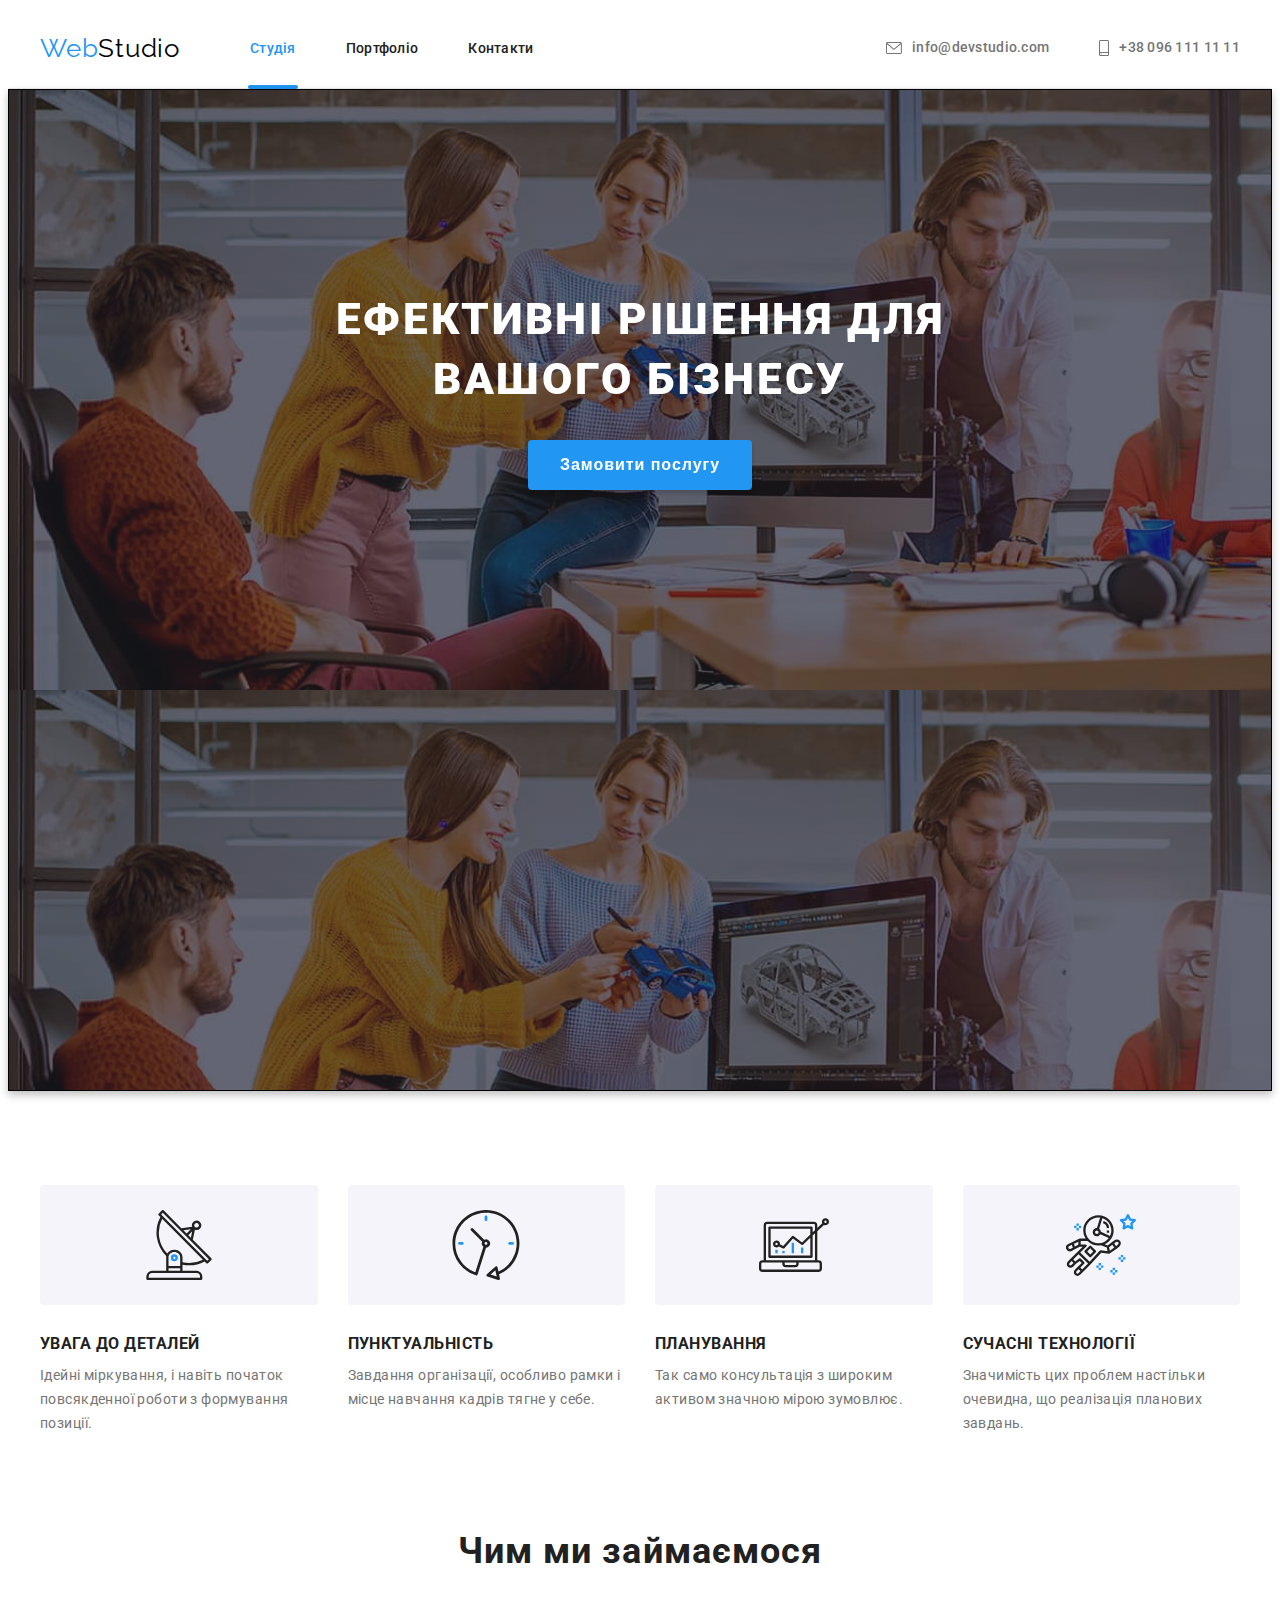
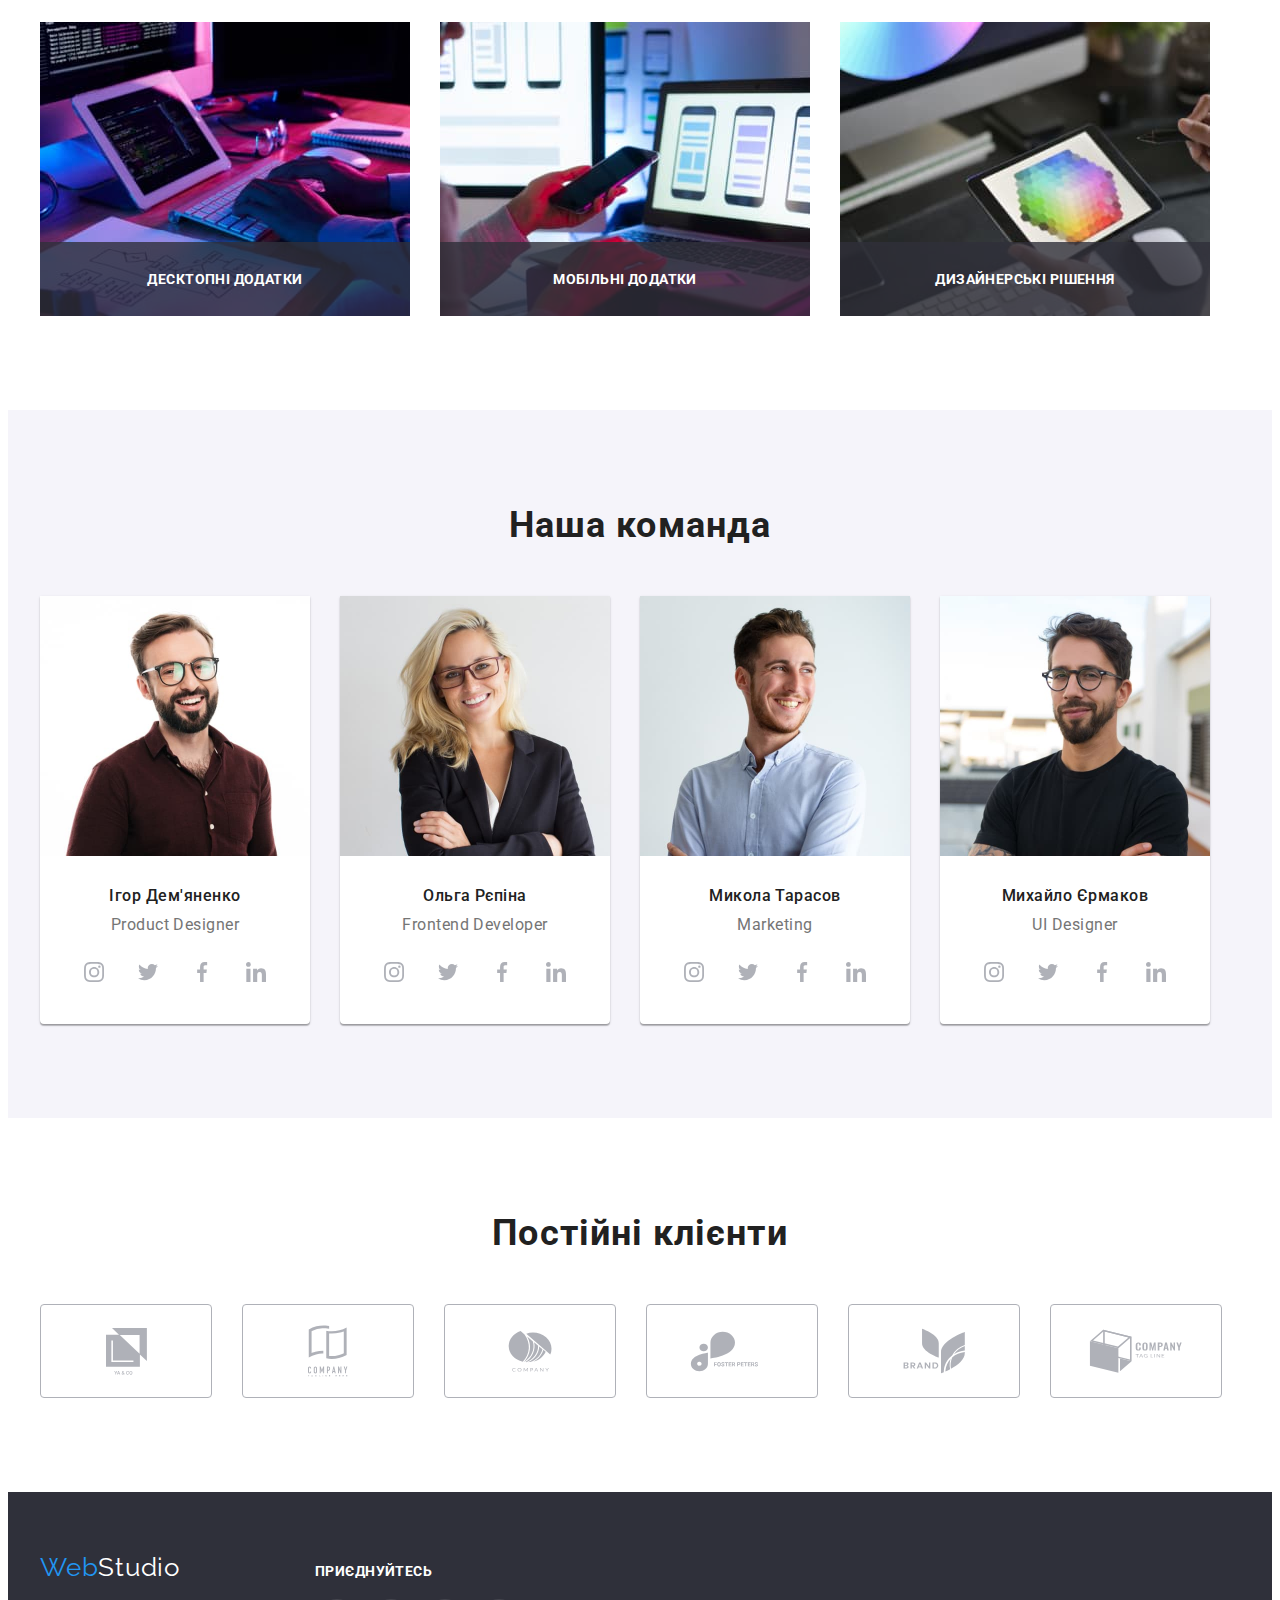
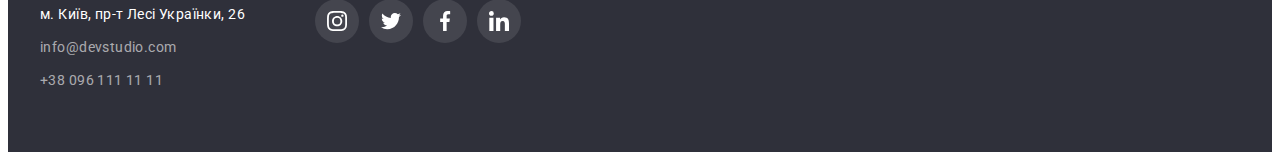
<file: index.html>
<!DOCTYPE html>
<html lang="uk">
  <head>
    <meta charset="UTF-8" />
    <meta http-equiv="X-UA-Compatible" content="IE=edge" />
    <meta name="viewport" content="width=device-width, initial-scale=1.0" />
    <title>WebStudio</title>
    <link
      rel="stylesheet"
      href="https://cdnjs.cloudflare.com/ajax/libs/modern-normalize/1.1.0/modern-normalize.min.css"
      integrity="sha512-wpPYUAdjBVSE4KJnH1VR1HeZfpl1ub8YT/NKx4PuQ5NmX2tKuGu6U/JRp5y+Y8XG2tV+wKQpNHVUX03MfMFn9Q=="
      crossorigin="anonymous"
      referrerpolicy="no-referrer"
    />
    <link rel="preconnect" href="https://fonts.googleapis.com" />
    <link rel="preconnect" href="https://fonts.gstatic.com" crossorigin />
    <link
      href="https://fonts.googleapis.com/css2?family=Raleway:wght@700&family=Roboto:wght@400;500;700;900&display=swap"
      rel="stylesheet"
    />
    <link rel="stylesheet" href="./css/styles.css" />
  </head>

  <body>
    <header class="header">
      <div class="container main-nav">
        <nav>
          <a href="./index.html" class="logo-main">Web<span class="logo-black">Studio</span></a>
          <ul class="list site-nav">
            <li class="item">
              <a href="./index.html" class="menu-link active-link">Студія</a>
            </li>
            <li class="item">
              <a href="./portfolio.html" class="menu-link">Портфоліо</a>
            </li>
            <li class="item">
              <a href="#" class="menu-link">Контакти</a>
            </li>
          </ul>
        </nav>

        <ul class="list contacts">
          <li class="item">
            <a href="mailto:info@devstudio.com" class="contact-link">
              <svg class="contacts-icon" width="16" height="12">
                <use href="./images/icons/icons.svg#mail"></use>
              </svg>
              info@devstudio.com</a
            >
          </li>
          <li class="item">
            <a href="tel:+380961111111" class="contact-link">
              <svg class="contacts-icon" width="10" height="16">
                <use href="./images/icons/icons.svg#smartphone"></use>
              </svg>
              +38 096 111 11 11</a
            >
          </li>
        </ul>
      </div>
    </header>

    <main>
      <section class="section hero">
        <div class="container-hero">
          <h1 class="hero-title">Ефективні рішення для вашого бізнесу</h1>
          <button type="button" class="hero-button" data-modal-open>Замовити послугу</button>
        </div>
      </section>

      <!-- Приимущества -->

      <section class="section advantages">
        <div class="container">
          <h2 class="visually-hidden">Наші переваги</h2>
          <ul class="advantage-list list">
            <li class="advantage-item">
              <div class="advantage-countainer">
                <svg class="" width="70" height="70">
                  <use href="./images/icons/icons.svg#antenna"></use>
                </svg>
              </div>
              <h3 class="advantage-title">УВАГА ДО ДЕТАЛЕЙ</h3>
              <p class="advantage-text">
                Ідейні міркування, і навіть початок повсякденної роботи з формування позиції.
              </p>
            </li>
            <li class="advantage-item">
              <div class="advantage-countainer">
                <svg class="" width="70" height="70">
                  <use href="./images/icons/icons.svg#clock"></use>
                </svg>
              </div>
              <h3 class="advantage-title">ПУНКТУАЛЬНІСТЬ</h3>
              <p class="advantage-text">
                Завдання організації, особливо рамки і місце навчання кадрів тягне у себе.
              </p>
            </li>
            <li class="advantage-item">
              <div class="advantage-countainer">
                <svg class="" width="70" height="70">
                  <use href="./images/icons/icons.svg#diagram"></use>
                </svg>
              </div>
              <h3 class="advantage-title">ПЛАНУВАННЯ</h3>
              <p class="advantage-text">
                Так само консультація з широким активом значною мірою зумовлює.
              </p>
            </li>
            <li class="advantage-item">
              <div class="advantage-countainer">
                <svg class="" width="70" height="70">
                  <use href="./images/icons/icons.svg#astronaut"></use>
                </svg>
              </div>
              <h3 class="advantage-title">СУЧАСНІ ТЕХНОЛОГІЇ</h3>
              <p class="advantage-text">
                Значимість цих проблем настільки очевидна, що реалізація планових завдань.
              </p>
            </li>
          </ul>
        </div>
      </section>

      <!-- Чем мы занимаемся -->

      <section class="section">
        <div class="container">
          <h2 class="section-title">Чим ми займаємося</h2>
          <ul class="employments list">
            <li class="employments-item">
              <img src="./images/box1.jpg" alt="робота за столом" width="370" height="294" />
              <p class="employments-text">Десктопні додатки</p>
            </li>
            <li class="employments-item">
              <img
                src="./images/box2.jpg"
                alt="ноутбук та телефон в руці"
                width="370"
                height="294"
              />
              <p class="employments-text">Мобільні додатки</p>
            </li>
            <li class="employments-item">
              <img src="./images/box3.jpg" alt="палітра на планшеті" width="370" height="294" />
              <p class="employments-text">Дизайнерські рішення</p>
            </li>
          </ul>
        </div>
      </section>

      <!-- Наша команда -->

      <section class="section team">
        <div class="container">
          <h2 class="section-title">Наша команда</h2>
          <ul class="team-list list">
            <li class="team-item">
              <img src="./images/igor.jpg" alt="Ігор Дем'яненко" width="270" height="260" />
              <div class="team-container">
                <h3 class="name">Ігор Дем'яненко</h3>
                <p class="job-title" lang="en">Product Designer</p>
                <ul class="socials-list list">
                  <li class="socials">
                    <a class="socials-link" target="_blank" rel="noreferrer noopener" href="#">
                      <svg class="team-contacts-icon" width="20" height="20">
                        <use href="./images/icons/icons.svg#instagram"></use>
                      </svg>
                    </a>
                  </li>
                  <li class="socials">
                    <a class="socials-link" target="_blank" rel="noreferrer noopener" href="#">
                      <svg class="team-contacts-icon" width="20" height="20">
                        <use href="./images/icons/icons.svg#twitter"></use>
                      </svg>
                    </a>
                  </li>
                  <li class="socials">
                    <a class="socials-link" target="_blank" rel="noreferrer noopener" href="#">
                      <svg class="team-contacts-icon" width="20" height="20">
                        <use href="./images/icons/icons.svg#facebook"></use>
                      </svg>
                    </a>
                  </li>
                  <li class="socials">
                    <a class="socials-link" target="_blank" rel="noreferrer noopener" href="#">
                      <svg class="team-contacts-icon" width="20" height="20">
                        <use href="./images/icons/icons.svg#linkedin"></use>
                      </svg>
                    </a>
                  </li>
                </ul>
              </div>
            </li>
            <li class="team-item">
              <img src="./images/olga.jpg" alt="Ольга Рєпіна" width="270" height="260" />
              <div class="team-container">
                <h3 class="name">Ольга Рєпіна</h3>
                <p class="job-title" lang="en">Frontend Developer</p>
                <ul class="socials-list list">
                  <li class="socials">
                    <a class="socials-link" target="_blank" rel="noreferrer noopener" href="#">
                      <svg class="team-contacts-icon" width="20" height="20">
                        <use href="./images/icons/icons.svg#instagram"></use>
                      </svg>
                    </a>
                  </li>
                  <li class="socials">
                    <a class="socials-link" target="_blank" rel="noreferrer noopener" href="#">
                      <svg class="team-contacts-icon" width="20" height="20">
                        <use href="./images/icons/icons.svg#twitter"></use>
                      </svg>
                    </a>
                  </li>
                  <li class="socials">
                    <a class="socials-link" target="_blank" rel="noreferrer noopener" href="#">
                      <svg class="team-contacts-icon" width="20" height="20">
                        <use href="./images/icons/icons.svg#facebook"></use>
                      </svg>
                    </a>
                  </li>
                  <li class="socials">
                    <a class="socials-link" target="_blank" rel="noreferrer noopener" href="#">
                      <svg class="team-contacts-icon" width="20" height="20">
                        <use href="./images/icons/icons.svg#linkedin"></use>
                      </svg>
                    </a>
                  </li>
                </ul>
              </div>
            </li>
            <li class="team-item">
              <img src="./images/kolya.jpg" alt="Микола Тарасов" width="270" height="260" />
              <div class="team-container">
                <h3 class="name">Микола Тарасов</h3>
                <p class="job-title" lang="en">Marketing</p>
                <ul class="socials-list list">
                  <li class="socials">
                    <a class="socials-link" target="_blank" rel="noreferrer noopener" href="#">
                      <svg class="team-contacts-icon" width="20" height="20">
                        <use href="./images/icons/icons.svg#instagram"></use>
                      </svg>
                    </a>
                  </li>
                  <li class="socials">
                    <a class="socials-link" target="_blank" rel="noreferrer noopener" href="#">
                      <svg class="team-contacts-icon" width="20" height="20">
                        <use href="./images/icons/icons.svg#twitter"></use>
                      </svg>
                    </a>
                  </li>
                  <li class="socials">
                    <a class="socials-link" target="_blank" rel="noreferrer noopener" href="#">
                      <svg class="team-contacts-icon" width="20" height="20">
                        <use href="./images/icons/icons.svg#facebook"></use>
                      </svg>
                    </a>
                  </li>
                  <li class="socials">
                    <a class="socials-link" target="_blank" rel="noreferrer noopener" href="#">
                      <svg class="team-contacts-icon" width="20" height="20">
                        <use href="./images/icons/icons.svg#linkedin"></use>
                      </svg>
                    </a>
                  </li>
                </ul>
              </div>
            </li>
            <li class="team-item">
              <img src="./images/misha.jpg" alt="Михайло Єрмаков" width="270" height="260" />
              <div class="team-container">
                <h3 class="name">Михайло Єрмаков</h3>
                <p class="job-title" lang="en">UI Designer</p>
                <ul class="socials-list list">
                  <li class="socials">
                    <a class="socials-link" target="_blank" rel="noreferrer noopener" href="#">
                      <svg class="team-contacts-icon" width="20" height="20">
                        <use href="./images/icons/icons.svg#instagram"></use>
                      </svg>
                    </a>
                  </li>
                  <li class="socials">
                    <a class="socials-link" target="_blank" rel="noreferrer noopener" href="#">
                      <svg class="team-contacts-icon" width="20" height="20">
                        <use href="./images/icons/icons.svg#twitter"></use>
                      </svg>
                    </a>
                  </li>
                  <li class="socials">
                    <a class="socials-link" target="_blank" rel="noreferrer noopener" href="#">
                      <svg class="team-contacts-icon" width="20" height="20">
                        <use href="./images/icons/icons.svg#facebook"></use>
                      </svg>
                    </a>
                  </li>
                  <li class="socials">
                    <a class="socials-link" target="_blank" rel="noreferrer noopener" href="#">
                      <svg class="team-contacts-icon" width="20" height="20">
                        <use href="./images/icons/icons.svg#linkedin"></use>
                      </svg>
                    </a>
                  </li>
                </ul>
              </div>
            </li>
          </ul>
        </div>
      </section>

      <!-- Почтоянные клиенты -->

      <section class="section">
        <div class="container">
          <h2 class="section-title">Постійні клієнти</h2>
          <ul class="client-list list">
            <li class="client-item">
              <a class="client-link" target="_blank" rel="noreferrer noopener" href="#">
                <svg class="client-icon" width="41" height="47">
                  <use href="./images/icons/icons.svg#group1"></use>
                </svg>
              </a>
            </li>
            <li class="client-item">
              <a class="client-link" target="_blank" rel="noreferrer noopener" href="#">
                <svg class="client-icon" width="40" height="52">
                  <use href="./images/icons/icons.svg#group2"></use>
                </svg>
              </a>
            </li>
            <li class="client-item">
              <a class="client-link" target="_blank" rel="noreferrer noopener" href="#">
                <svg class="client-icon" width="44" height="42">
                  <use href="./images/icons/icons.svg#group3"></use>
                </svg>
              </a>
            </li>
            <li class="client-item">
              <a class="client-link" target="_blank" rel="noreferrer noopener" href="#">
                <svg class="client-icon" width="85" height="41">
                  <use href="./images/icons/icons.svg#group4"></use>
                </svg>
              </a>
            </li>
            <li class="client-item">
              <a class="client-link" target="_blank" rel="noreferrer noopener" href="#">
                <svg class="client-icon" width="63" height="46">
                  <use href="./images/icons/icons.svg#group5"></use>
                </svg>
              </a>
            </li>
            <li class="client-item">
              <a class="client-link" target="_blank" rel="noreferrer noopener" href="#">
                <svg class="client-icon" width="94" height="44">
                  <use href="./images/icons/icons.svg#group6"></use>
                </svg>
              </a>
            </li>
          </ul>
        </div>
      </section>
    </main>

    <footer class="footer">
      <div class="footer-container container">
        <div class="adress-container">
          <a href="./index.html" class="logo-main">Web<span class="logo-white">Studio</span></a>
          <address class="address-group">
            <ul class="list">
              <li class="address-item">
                <a
                  href="https://goo.gl/maps/VaSAjemoiXG7hevM7"
                  target="_blank"
                  rel="noreferrer noopener"
                  class="footer-link address"
                  >м. Київ, пр-т Лесі Українки, 26
                </a>
              </li>
              <li class="address-item">
                <a href="mailto:info@devstudio.com" class="footer-link">info@devstudio.com</a>
              </li>
              <li class="address-item">
                <a href="tel:+380961111111" class="footer-link">+38 096 111 11 11</a>
              </li>
            </ul>
          </address>
        </div>

        <div class="footer-social-link">
          <h2 class="link-title">приєднуйтесь</h2>
          <ul class="socials-list list">
            <li class="socials">
              <a
                class="footer-socials-link socials-link"
                target="_blank"
                rel="noreferrer noopener"
                href="#"
              >
                <svg class="footer-contacts-icon" width="20" height="20">
                  <use href="./images/icons/icons.svg#instagram"></use>
                </svg>
              </a>
            </li>
            <li class="socials">
              <a
                class="footer-socials-link socials-link"
                target="_blank"
                rel="noreferrer noopener"
                href="#"
              >
                <svg class="footer-contacts-icon" width="20" height="20">
                  <use href="./images/icons/icons.svg#twitter"></use>
                </svg>
              </a>
            </li>
            <li class="socials">
              <a
                class="footer-socials-link socials-link"
                target="_blank"
                rel="noreferrer noopener"
                href="#"
              >
                <svg class="footer-contacts-icon" width="20" height="20">
                  <use href="./images/icons/icons.svg#facebook"></use>
                </svg>
              </a>
            </li>
            <li class="socials">
              <a
                class="footer-socials-link socials-link"
                target="_blank"
                rel="noreferrer noopener"
                href="#"
              >
                <svg class="footer-contacts-icon" width="20" height="20">
                  <use href="./images/icons/icons.svg#linkedin"></use>
                </svg>
              </a>
            </li>
          </ul>
        </div>
      </div>
    </footer>

    <!-- Модальное окно -->

    <div class="backdrop is-hidden" data-modal>
      <div class="modal">
        <button class="modal-btn" type="button" data-modal-close>
          <svg class="modal-btn-icon" width="11" height="11">
            <use href="./images/icons/icons.svg#close"></use>
          </svg>
        </button>
      </div>
    </div>

    <script src="./js/modal.js"></script>
  </body>
</html>
</file>
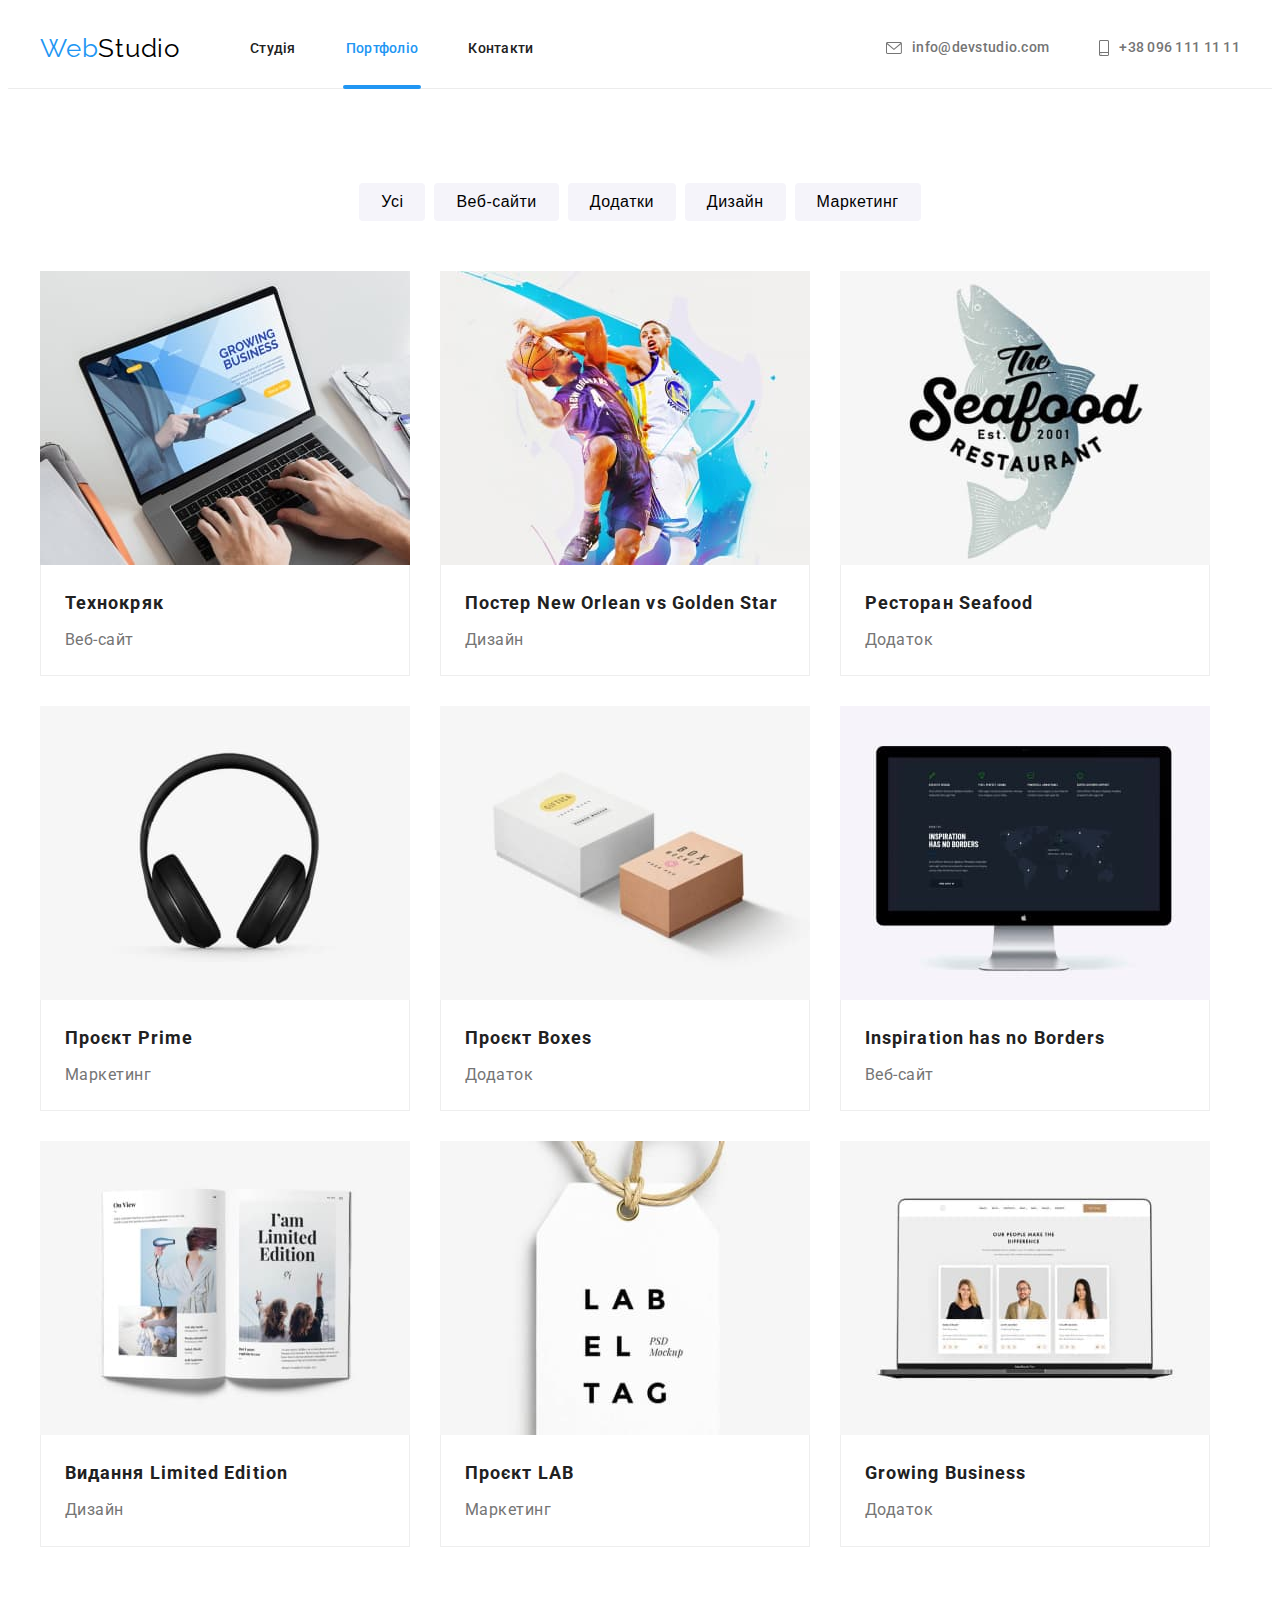
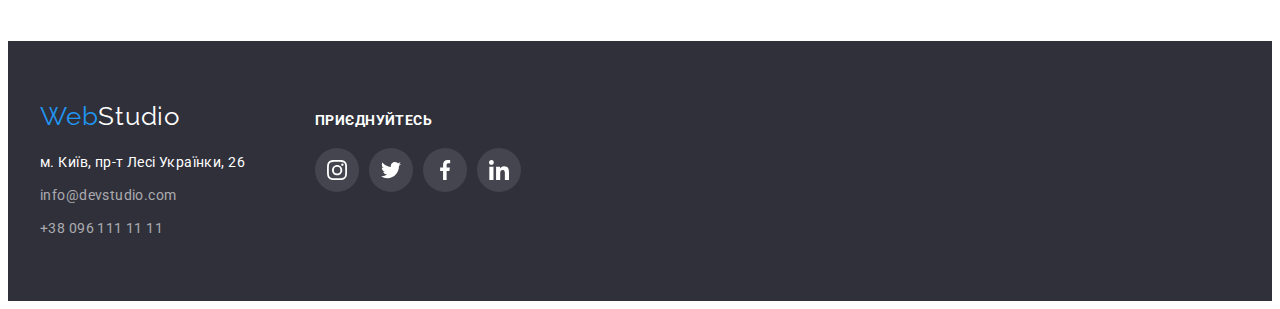
<file: portfolio.html>
<!DOCTYPE html>
<html lang="uk">
  <head>
    <meta charset="UTF-8" />
    <meta http-equiv="X-UA-Compatible" content="IE=edge" />
    <meta name="viewport" content="width=device-width, initial-scale=1.0" />
    <title>Portfolio</title>
    <link
      rel="stylesheet"
      href="https://cdnjs.cloudflare.com/ajax/libs/modern-normalize/1.1.0/modern-normalize.min.css"
      integrity="sha512-wpPYUAdjBVSE4KJnH1VR1HeZfpl1ub8YT/NKx4PuQ5NmX2tKuGu6U/JRp5y+Y8XG2tV+wKQpNHVUX03MfMFn9Q=="
      crossorigin="anonymous"
      referrerpolicy="no-referrer"
    />
    <link rel="preconnect" href="https://fonts.googleapis.com" />
    <link rel="preconnect" href="https://fonts.gstatic.com" crossorigin />
    <link
      href="https://fonts.googleapis.com/css2?family=Raleway:wght@700&family=Roboto:wght@400;500;700;900&display=swap"
      rel="stylesheet"
    />
    <link rel="stylesheet" href="./css/styles.css" />
  </head>

  <body>
    <header class="header">
      <div class="container main-nav">
        <nav>
          <a href="./index.html" class="logo-main">Web<span class="logo-black">Studio</span></a>
          <ul class="list site-nav">
            <li class="item">
              <a href="./index.html" class="menu-link">Студія</a>
            </li>
            <li class="item">
              <a href="./portfolio.html" class="menu-link active-link">Портфоліо</a>
            </li>
            <li class="item">
              <a href="#" class="menu-link">Контакти</a>
            </li>
          </ul>
        </nav>

        <ul class="list contacts">
          <li class="item">
            <a href="mailto:info@devstudio.com" class="contact-link">
              <svg class="contacts-icon" width="16" height="12">
                <use href="./images/icons/icons.svg#mail"></use>
              </svg>
              info@devstudio.com</a
            >
          </li>
          <li class="item">
            <a href="tel:+380961111111" class="contact-link">
              <svg class="contacts-icon" width="10" height="16">
                <use href="./images/icons/icons.svg#smartphone"></use>
              </svg>
              +38 096 111 11 11</a
            >
          </li>
        </ul>
      </div>
    </header>

    <main>
      <section class="section">
        <div class="container">
          <h1 class="visually-hidden">Портфолио</h1>
          <ul class="btn-list list">
            <li class="btn-item">
              <button type="button" class="portfolio-button">Усі</button>
            </li>
            <li class="btn-item">
              <button type="button" class="portfolio-button">Веб-сайти</button>
            </li>
            <li class="btn-item">
              <button type="button" class="portfolio-button">Додатки</button>
            </li>
            <li class="btn-item">
              <button type="button" class="portfolio-button">Дизайн</button>
            </li>
            <li class="btn-item">
              <button type="button" class="portfolio-button">Маркетинг</button>
            </li>
          </ul>

          <ul class="examples-list list">
            <li class="examples-item">
              <a href="#" class="examples-link">
                <div class="examples-thumb">
                  <img
                    src="./images/img-portfolio/notebook1.jpg"
                    alt="Ноутбук з сайтом"
                    width="370"
                    height="294"
                  />
                  <div class="overlay">
                    <p class="overlay-desc">
                      Ресурс пропонує комплексні пропозиції з різним рівнем функціоналу та сервісів.
                      Все це дозволить відвідувачу отримати вичерпні відомості про компанію чи
                      приватну особу.
                    </p>
                  </div>
                </div>
                <div class="examples-container">
                  <h2 class="examples">Технокряк</h2>
                  <p class="description">Веб-сайт</p>
                </div>
              </a>
            </li>
            <li class="examples-item">
              <a href="#" class="examples-link">
                <div class="examples-thumb">
                  <img
                    src="./images/img-portfolio/basketball-players.jpg"
                    alt="Баскетболісти"
                    width="370"
                    height="294"
                  />
                  <div class="overlay">
                    <p class="overlay-desc">
                      Ресурс пропонує комплексні пропозиції з різним рівнем функціоналу та сервісів.
                      Все це дозволить відвідувачу отримати вичерпні відомості про компанію чи
                      приватну особу.
                    </p>
                  </div>
                </div>
                <div class="examples-container">
                  <h2 class="examples">Постер New Orlean vs Golden Star</h2>
                  <p class="description">Дизайн</p>
                </div>
              </a>
            </li>
            <li class="examples-item">
              <a href="#" class="examples-link">
                <div class="examples-thumb">
                  <img
                    src="./images/img-portfolio/restaurant-logo.jpg"
                    alt="Логотип ресторану"
                    width="370"
                    height="294"
                  />
                  <div class="overlay">
                    <p class="overlay-desc">
                      Ресурс пропонує комплексні пропозиції з різним рівнем функціоналу та сервісів.
                      Все це дозволить відвідувачу отримати вичерпні відомості про компанію чи
                      приватну особу.
                    </p>
                  </div>
                </div>
                <div class="examples-container">
                  <h2 class="examples">Ресторан Seafood</h2>
                  <p class="description">Додаток</p>
                </div>
              </a>
            </li>
            <li class="examples-item">
              <a href="#" class="examples-link">
                <div class="examples-thumb">
                  <img
                    src="./images/img-portfolio/headphones.jpg"
                    alt="Навушники"
                    width="370"
                    height="294"
                  />
                  <div class="overlay">
                    <p class="overlay-desc">
                      Ресурс пропонує комплексні пропозиції з різним рівнем функціоналу та сервісів.
                      Все це дозволить відвідувачу отримати вичерпні відомості про компанію чи
                      приватну особу.
                    </p>
                  </div>
                </div>
                <div class="examples-container">
                  <h2 class="examples">Проєкт Prime</h2>
                  <p class="description">Маркетинг</p>
                </div>
              </a>
            </li>
            <li class="examples-item">
              <a href="#" class="examples-link">
                <div class="examples-thumb">
                  <img
                    src="./images/img-portfolio/boxes.jpg"
                    alt="Коробки"
                    width="370"
                    height="294"
                  />
                  <div class="overlay">
                    <p class="overlay-desc">
                      Ресурс пропонує комплексні пропозиції з різним рівнем функціоналу та сервісів.
                      Все це дозволить відвідувачу отримати вичерпні відомості про компанію чи
                      приватну особу.
                    </p>
                  </div>
                </div>
                <div class="examples-container">
                  <h2 class="examples">Проєкт Boxes</h2>
                  <p class="description">Додаток</p>
                </div>
              </a>
            </li>
            <li class="examples-item">
              <a href="#" class="examples-link">
                <div class="examples-thumb">
                  <img
                    src="./images/img-portfolio/mac.jpg"
                    alt="Компьютер"
                    width="370"
                    height="294"
                  />
                  <div class="overlay">
                    <p class="overlay-desc">
                      Ресурс пропонує комплексні пропозиції з різним рівнем функціоналу та сервісів.
                      Все це дозволить відвідувачу отримати вичерпні відомості про компанію чи
                      приватну особу.
                    </p>
                  </div>
                </div>
                <div class="examples-container">
                  <h2 class="examples">Inspiration has no Borders</h2>
                  <p class="description">Веб-сайт</p>
                </div>
              </a>
            </li>
            <li class="examples-item">
              <a href="#" class="examples-link">
                <div class="examples-thumb">
                  <img
                    src="./images/img-portfolio/journal.jpg"
                    alt="Журнал"
                    width="370"
                    height="294"
                  />
                  <div class="overlay">
                    <p class="overlay-desc">
                      Ресурс пропонує комплексні пропозиції з різним рівнем функціоналу та сервісів.
                      Все це дозволить відвідувачу отримати вичерпні відомості про компанію чи
                      приватну особу.
                    </p>
                  </div>
                </div>
                <div class="examples-container">
                  <h2 class="examples">Видання Limited Edition</h2>
                  <p class="description">Дизайн</p>
                </div>
              </a>
            </li>
            <li class="examples-item">
              <a href="#" class="examples-link">
                <div class="examples-thumb">
                  <img
                    src="./images/img-portfolio/label.jpg"
                    alt="Лейба"
                    width="370"
                    height="294"
                  />
                  <div class="overlay">
                    <p class="overlay-desc">
                      Ресурс пропонує комплексні пропозиції з різним рівнем функціоналу та сервісів.
                      Все це дозволить відвідувачу отримати вичерпні відомості про компанію чи
                      приватну особу.
                    </p>
                  </div>
                </div>
                <div class="examples-container">
                  <h2 class="examples">Проєкт LAB</h2>
                  <p class="description">Маркетинг</p>
                </div>
              </a>
            </li>
            <li class="examples-item">
              <a href="#" class="examples-link">
                <div class="examples-thumb">
                  <img
                    src="./images/img-portfolio/notebook2.jpg"
                    alt="Ноутбук з відкритим застосунком"
                    width="370"
                    height="294"
                  />
                  <div class="overlay">
                    <p class="overlay-desc">
                      Ресурс пропонує комплексні пропозиції з різним рівнем функціоналу та сервісів.
                      Все це дозволить відвідувачу отримати вичерпні відомості про компанію чи
                      приватну особу.
                    </p>
                  </div>
                </div>
                <div class="examples-container">
                  <h2 class="examples">Growing Business</h2>
                  <p class="description">Додаток</p>
                </div>
              </a>
            </li>
          </ul>
        </div>
      </section>
    </main>

    <footer class="footer">
      <div class="footer-container container">
        <div class="adress-container">
          <a href="./index.html" class="logo-main">Web<span class="logo-white">Studio</span></a>
          <address class="address-group">
            <ul class="list">
              <li class="address-item">
                <a
                  href="https://goo.gl/maps/VaSAjemoiXG7hevM7"
                  target="_blank"
                  rel="noreferrer noopener"
                  class="footer-link address"
                  >м. Київ, пр-т Лесі Українки, 26
                </a>
              </li>
              <li class="address-item">
                <a href="mailto:info@devstudio.com" class="footer-link">info@devstudio.com</a>
              </li>
              <li class="address-item">
                <a href="tel:+380961111111" class="footer-link">+38 096 111 11 11</a>
              </li>
            </ul>
          </address>
        </div>

        <div class="footer-social-link">
          <h2 class="link-title">приєднуйтесь</h2>
          <ul class="socials-list list">
            <li class="socials">
              <a
                class="footer-socials-link socials-link"
                target="_blank"
                rel="noreferrer noopener"
                href="#"
              >
                <svg class="footer-contacts-icon" width="20" height="20">
                  <use href="./images/icons/icons.svg#instagram"></use>
                </svg>
              </a>
            </li>
            <li class="socials">
              <a
                class="footer-socials-link socials-link"
                target="_blank"
                rel="noreferrer noopener"
                href="#"
              >
                <svg class="footer-contacts-icon" width="20" height="20">
                  <use href="./images/icons/icons.svg#twitter"></use>
                </svg>
              </a>
            </li>
            <li class="socials">
              <a
                class="footer-socials-link socials-link"
                target="_blank"
                rel="noreferrer noopener"
                href="#"
              >
                <svg class="footer-contacts-icon" width="20" height="20">
                  <use href="./images/icons/icons.svg#facebook"></use>
                </svg>
              </a>
            </li>
            <li class="socials">
              <a
                class="footer-socials-link socials-link"
                target="_blank"
                rel="noreferrer noopener"
                href="#"
              >
                <svg class="footer-contacts-icon" width="20" height="20">
                  <use href="./images/icons/icons.svg#linkedin"></use>
                </svg>
              </a>
            </li>
          </ul>
        </div>
      </div>
    </footer>
  </body>
</html>
</file>
<file: css/styles.css>
:root {
  --main-font: 'Roboto', sans-serif;
  --main-font-color: #212121;
  --secondary-font-color: #757575;
  --light-color: #ffffff;
  --accent-color: #2196f3;
  --main-background-color: #ffffff;
  --secondary-background-color: #2f303a;
  --background-button-color: #f5f4fa;
  --fill-icon: #afb1b8;
  --main-anim: 250ms cubic-bezier(0.4, 0, 0.2, 1) 0s;
}

body {
  background-color: var(--main-background-color);
  color: var(--main-font-color);
  font-family: var(--main-font);
  font-size: 14px;
}

h1,
h2,
h3,
h4,
h5,
h6,
p {
  margin: 0;
  padding: 0;
}

img {
  display: block;
  max-width: 100%;
  height: auto;
}

.container {
  width: 1200px;
  margin: 0 auto;
  padding-left: 15px;
  padding-right: 15px;
}

.section {
  padding-top: 94px;
  padding-bottom: 94px;
}

/* Стилизация хедера */

.header {
  border-bottom: solid 1px #ececec;
}

/* Стилизация логотипа */

.logo-main {
  text-decoration: none;
  font-family: 'Raleway', sans-serif;
  font-size: 26px;
  line-height: 1.17;
  color: var(--accent-color);
  letter-spacing: 0.03em;
}

.logo-black {
  color: #000000;
}

.logo-white {
  color: #ffffff;
}

.list {
  list-style: none;
  margin: 0;
  padding: 0;
}

.menu-link {
  display: block;
  padding-top: 32px;
  padding-bottom: 32px;

  text-decoration: none;
  color: var(--main-font-color);
  font-weight: 500;
  line-height: 1.17;
  letter-spacing: 0.02em;

  transition: color var(--main-anim);
}

.menu-link:hover,
.menu-link:focus {
  color: var(--accent-color);
}

.contact-link {
  display: flex;
  gap: 10px;
  align-items: center;
  padding-top: 32px;
  padding-bottom: 32px;

  text-decoration: none;
  color: var(--secondary-font-color);
  font-weight: 500;
  line-height: 1.14;
  letter-spacing: 0.02em;

  transition: color var(--main-anim);
}

.contact-link:hover,
.contact-link:focus {
  color: var(--accent-color);
}

.active-link {
  position: relative;
  color: var(--accent-color);
}

.active-link::after {
  position: absolute;
  right: -4%;
  bottom: -1px;
  display: block;
  content: '';
  width: 108%;
  height: 4px;
  background-color: var(--accent-color);
  border-radius: 2px;
}

.site-nav {
  display: flex;
  margin-left: 70px;
}

.site-nav .item + .item {
  margin-left: 50px;
}

.contacts {
  display: flex;
  margin-left: auto;
}

.contacts .item + .item {
  margin-left: 50px;
}

.main-nav,
.main-nav nav {
  display: flex;
  align-items: center;
}

.contacts-icon {
  fill: currentColor;
}

/* Стилизация main */

/* Герой */

.container-hero {
  width: 696px;
  margin: 0 auto;
}

.hero {
  max-width: 1600px;
  height: 600px;
  margin-right: auto;
  margin-left: auto;
  padding-top: 200px;
  padding-bottom: 200px;

  border: 1px solid #000000;
  background-image: linear-gradient(rgba(47, 48, 58, 0.4), rgba(47, 48, 58, 0.4)),
    url(../images/background/hero-bg.jpg);
  filter: drop-shadow(0px 4px 4px rgba(0, 0, 0, 0.25));
  background-color: var(--secondary-background-color);
  text-align: center;
}

.hero-title {
  margin: 0;
  margin-bottom: 30px;
  color: var(--light-color);
  font-size: 44px;
  font-weight: 900;
  text-transform: uppercase;
  line-height: 1.36;
  letter-spacing: 0.06em;
  text-align: center;
  width: 696px;
}

.hero-button {
  background-color: var(--accent-color);
  color: var(--light-color);
  font-size: 16px;
  font-weight: 700;
  line-height: 1.88;
  letter-spacing: 0.06em;
  border: none;
  padding: 10px 32px;
  border-radius: 4px;
  box-shadow: 0px 4px 4px rgba(0, 0, 0, 0.15);
  cursor: pointer;

  transition: background-color var(--main-anim);
}

.hero-button:focus,
.hero-button:hover {
  background-color: #188ce8;
}

/* Стилизация приимуществ */

.advantages {
  padding-bottom: 0;
}

.visually-hidden {
  position: absolute;
  white-space: nowrap;
  width: 1px;
  height: 1px;
  overflow: hidden;
  border: 0;
  padding: 0;
  clip: rect(0 0 0 0);
  clip-path: inset(50%);
  margin: -1px;
}

.advantage-list {
  display: flex;
}

.advantage-title {
  margin-bottom: 10px;

  color: var(--main-font-color);
  font-weight: 700;
  line-height: 1.14;
  letter-spacing: 0.03em;
  text-transform: uppercase;
}

.advantage-text {
  color: var(--secondary-font-color);
  line-height: 1.71;
  letter-spacing: 0.03em;
}

.advantage-item {
  flex-basis: 100%;
}

.advantage-list .advantage-item + .advantage-item {
  margin-left: 30px;
}

.advantage-countainer {
  display: flex;
  justify-content: center;
  align-items: center;
  margin-bottom: 30px;
  width: 100%;
  height: 120px;
  background: var(--background-button-color);
  border-radius: 4px;
}

/* Чем мы занимаемся */

.section-title {
  margin-bottom: 50px;

  font-weight: 700;
  font-size: 36px;
  line-height: 1.17;
  text-align: center;
  letter-spacing: 0.03em;
}

.employments {
  display: flex;
}

.employments .employments-item + .employments-item {
  margin-left: 30px;
}

.employments-item {
  position: relative;
}

.employments-text {
  display: flex;
  justify-content: center;
  align-items: center;

  position: absolute;
  left: 0;
  bottom: 0;
  height: 74px;
  width: 100%;

  font-weight: 700;
  line-height: calc(16 / 14);
  letter-spacing: 0.03em;
  text-transform: uppercase;

  color: var(--light-color);
  background-color: rgba(47, 48, 58, 0.8);
}

/* Наша команда */

.team {
  background-color: #f5f4fa;
}

.team-list {
  display: flex;
  text-align: center;
}

.team-list .team-item + .team-item {
  margin-left: 30px;
}

.team-item {
  background-color: var(--main-background-color);
  box-shadow: 0px 1px 3px rgba(0, 0, 0, 0.12), 0px 1px 1px rgba(0, 0, 0, 0.14),
    0px 2px 1px rgba(0, 0, 0, 0.2);
  border-radius: 0px 0px 4px 4px;
}

.name {
  margin-bottom: 10px;

  font-weight: 500;
  font-size: 16px;
  line-height: 1.19;
  letter-spacing: 0.03em;
}

.job-title {
  margin-bottom: 16px;
  color: var(--secondary-font-color);
  font-size: 16px;
  line-height: 1.19;
  letter-spacing: 0.03em;
}

.team-container {
  padding-top: 30px;
  padding-bottom: 30px;
}

.socials-link {
  display: flex;
  justify-content: center;
  align-items: center;
  width: 44px;
  height: 44px;
  border-radius: 50%;

  transition: background-color var(--main-anim);
}

.socials-link:hover,
.socials-link:focus {
  background-color: var(--accent-color);
}

.team-contacts-icon {
  fill: var(--fill-icon);

  transition: fill var(--main-anim);
}

.socials-link:hover .team-contacts-icon,
.socials-link:focus .team-contacts-icon {
  fill: var(--main-background-color);
}

.socials-list {
  display: flex;
  justify-content: center;
  gap: 10px;
}

/* Постоянные клиенты */

.client-list {
  display: flex;
  gap: 30px;
}

.client-link {
  display: flex;
  width: 170px;
  height: 92px;
  border: 1px solid var(--fill-icon);
  border-radius: 4px;
  justify-content: center;
  align-items: center;

  transition: border var(--main-anim);
}

.client-icon {
  fill: var(--fill-icon);

  transition: fill var(--main-anim);
}

.client-link:hover,
.client-link:focus {
  border: 1px solid var(--accent-color);
}

.client-link:hover .client-icon,
.client-link:focus .client-icon {
  fill: var(--accent-color);
}

/* Стилизация футера */

.address-group {
  margin-top: 20px;
}

.footer {
  background-color: var(--secondary-background-color);
  padding-top: 60px;
  padding-bottom: 60px;
}

.footer-link {
  text-decoration: none;
  color: rgba(255, 255, 255, 0.6);
  line-height: 1.71;
  letter-spacing: 0.03em;
  font-style: normal;

  transition: color var(--main-anim);
}

.footer-link:hover,
.footer-link:focus {
  color: var(--accent-color);
}

.address {
  color: var(--light-color);
}

.address-item {
  margin-bottom: 9px;
}

.list .address-item:last-child {
  margin-bottom: 0;
}

.link-title {
  margin-bottom: 20px;
  font-size: 14px;
  line-height: calc(16 / 14);
  letter-spacing: 0.03em;
  text-transform: uppercase;
  color: var(--light-color);
}

.footer-socials-link {
  background-color: rgba(255, 255, 255, 0.1);
}

.footer-contacts-icon {
  fill: var(--main-background-color);
}

.footer-container {
  display: flex;
  gap: 70px;
  align-items: baseline;
}

/* Стилизация portfolio.html */

/* Стилизация кнопок */

.portfolio-button {
  background-color: var(--background-button-color);
  font-weight: 500;
  font-size: 16px;
  line-height: 1.62;
  letter-spacing: 0.03em;
  border: none;
  border-radius: 4px;
  padding: 6px 22px;
  cursor: pointer;

  transition: background-color var(--main-anim), color var(--main-anim), box-shadow var(--main-anim);
}

.portfolio-button:hover,
.portfolio-button:focus {
  background-color: var(--accent-color);
  color: var(--light-color);
  box-shadow: 0px 3px 1px rgba(0, 0, 0, 0.1), 0px 1px 2px rgba(0, 0, 0, 0.08),
    0px 2px 2px rgba(0, 0, 0, 0.12);
}

.btn-list {
  display: flex;
  margin-bottom: 50px;
  justify-content: center;
}

.btn-item {
  margin-left: 9px;
}

.btn-item:first-child {
  margin-left: 0;
}

/* Стилизация примеров продуктов */

.examples-link {
  text-decoration: none;
}

.examples {
  margin-bottom: 4px;

  color: var(--main-font-color);
  font-weight: 700;
  font-size: 18px;
  line-height: 2;
  letter-spacing: 0.06em;
}

.description {
  color: var(--secondary-font-color);
  font-size: 16px;
  line-height: 1.88;
  letter-spacing: 0.03em;
}

.examples-container {
  padding: 20px 24px;
  border: 1px solid #eeeeee;
  border-top: none;
}

.examples-list {
  display: flex;
  flex-wrap: wrap;

  margin-top: -30px;
  margin-left: -30px;
}

.examples-item {
  margin-top: 30px;
  margin-left: 30px;

  transition: box-shadow var(--main-anim);
}

.examples-item:hover {
  box-shadow: 0px 1px 1px rgba(0, 0, 0, 0.12), 0px 4px 4px rgba(0, 0, 0, 0.06),
    1px 4px 6px rgba(0, 0, 0, 0.16);
}

.examples-thumb {
  position: relative;
  overflow: hidden;
}

.overlay {
  position: absolute;
  top: 0;
  left: 0;

  transform: translateY(100%);

  width: 100%;
  height: 100%;

  display: flex;
  justify-content: center;
  align-items: center;
  padding-left: 24px;
  padding-right: 24px;

  background-color: rgba(33, 150, 243, 0.9);

  transition: transform var(--main-anim);
}

.examples-link:hover .overlay {
  transform: translateY(0);
}

.overlay-desc {
  font-size: 18px;
  line-height: calc(28 / 18);
  letter-spacing: 0.03em;

  color: var(--light-color);
}

/* Модальное окно */

.backdrop {
  position: fixed;
  top: 0;
  left: 0;
  width: 100%;
  height: 100%;
  background-color: rgba(0, 0, 0, 0.2);

  transition: opacity var(--main-anim), visibility var(--main-anim);
}

.modal {
  position: absolute;
  top: 50%;
  left: 50%;
  transform: translate(-50%, -50%);

  width: 528px;
  height: 581px;

  background-color: var(--main-background-color);
  box-shadow: 0px 1px 3px rgba(0, 0, 0, 0.12), 0px 1px 1px rgba(0, 0, 0, 0.14),
    0px 2px 1px rgba(0, 0, 0, 0.2);
  border-radius: 4px;

  opacity: 1;

  transition: opacity var(--main-anim), transform var(--main-anim);
}

.modal-btn {
  position: absolute;
  top: 9px;
  right: 12px;

  display: flex;
  justify-content: center;
  align-items: center;

  width: 30px;
  height: 30px;

  border-radius: 50%;
  border: 1px solid rgba(0, 0, 0, 0.1);
  background-color: var(--main-background-color);
  cursor: pointer;
}

.is-hidden {
  opacity: 0;
  pointer-events: none;
  visibility: hidden;
}

.is-hidden .modal {
  transform: translate(-50%, -150%);
  opacity: 0;
}
</file>
